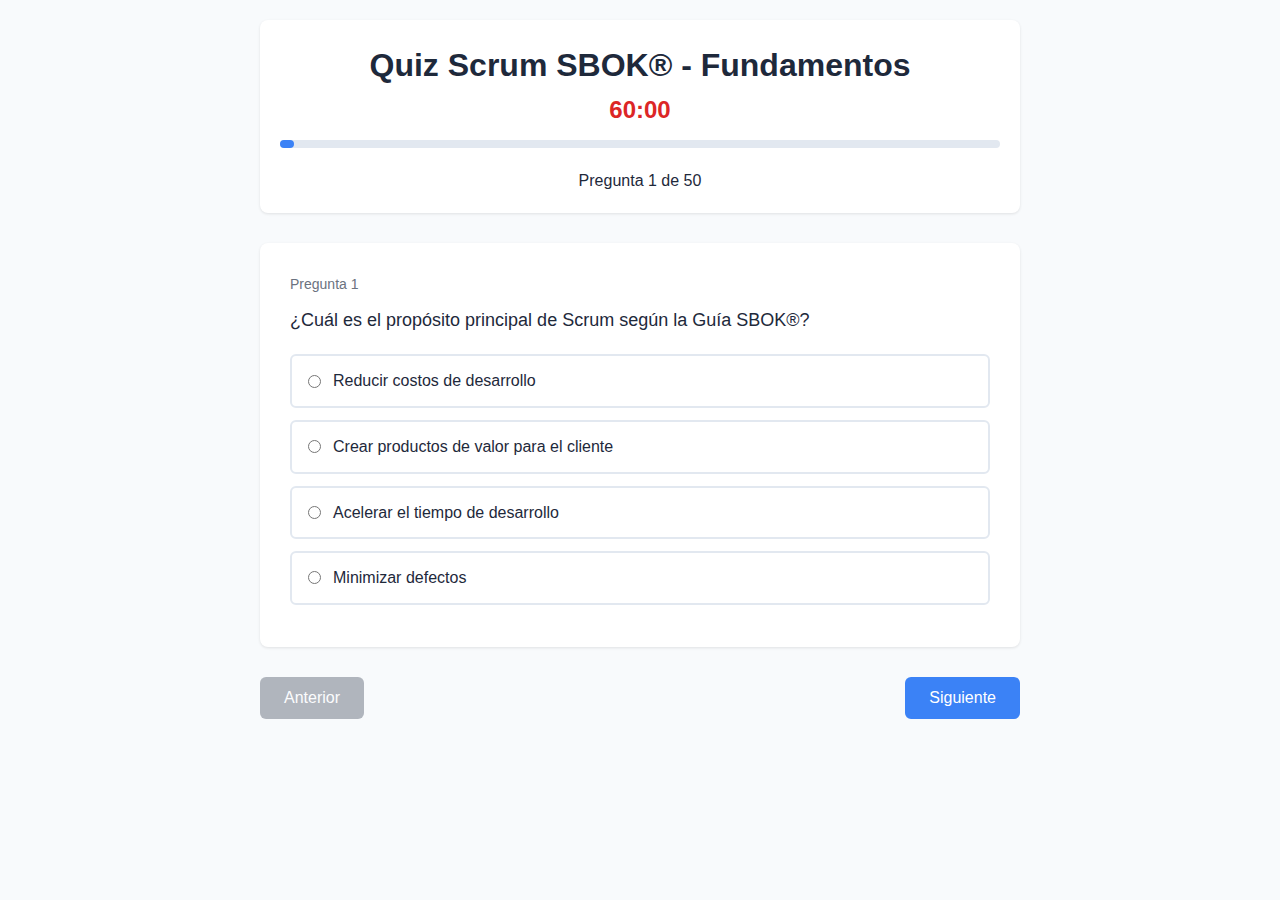
<file: index.html>
<!DOCTYPE html>
<html lang="es">
<head>
    <meta charset="UTF-8">
    <meta name="viewport" content="width=device-width, initial-scale=1.0">
    <title>Quiz Scrum SBOK® - 50 Preguntas</title>
    <style>
        * {
            margin: 0;
            padding: 0;
            box-sizing: border-box;
        }
        
        body {
            font-family: -apple-system, BlinkMacSystemFont, 'Segoe UI', Roboto, sans-serif;
            background: #f8fafc;
            color: #1e293b;
            line-height: 1.6;
        }
        
        .container {
            max-width: 800px;
            margin: 0 auto;
            padding: 20px;
        }
        
        .header {
            text-align: center;
            margin-bottom: 30px;
            padding: 20px;
            background: white;
            border-radius: 8px;
            box-shadow: 0 1px 3px rgba(0,0,0,0.1);
        }
        
        .timer {
            font-size: 24px;
            font-weight: bold;
            color: #dc2626;
            margin-bottom: 10px;
        }
        
        .progress {
            background: #e2e8f0;
            height: 8px;
            border-radius: 4px;
            margin-bottom: 20px;
        }
        
        .progress-bar {
            background: #3b82f6;
            height: 100%;
            border-radius: 4px;
            transition: width 0.3s ease;
        }
        
        .question-card {
            background: white;
            padding: 30px;
            border-radius: 8px;
            box-shadow: 0 1px 3px rgba(0,0,0,0.1);
            margin-bottom: 20px;
        }
        
        .question-number {
            color: #6b7280;
            font-size: 14px;
            margin-bottom: 10px;
        }
        
        .question-text {
            font-size: 18px;
            font-weight: 500;
            margin-bottom: 20px;
        }
        
        .options {
            list-style: none;
        }
        
        .option {
            margin-bottom: 12px;
        }
        
        .option label {
            display: flex;
            align-items: center;
            padding: 12px 16px;
            border: 2px solid #e2e8f0;
            border-radius: 6px;
            cursor: pointer;
            transition: all 0.2s ease;
        }
        
        .option label:hover {
            border-color: #3b82f6;
            background: #f1f5f9;
        }
        
        .option input[type="radio"] {
            margin-right: 12px;
        }
        
        .nav-buttons {
            display: flex;
            justify-content: space-between;
            margin-top: 30px;
        }
        
        .btn {
            padding: 12px 24px;
            border: none;
            border-radius: 6px;
            font-size: 16px;
            cursor: pointer;
            transition: all 0.2s ease;
        }
        
        .btn-primary {
            background: #3b82f6;
            color: white;
        }
        
        .btn-primary:hover {
            background: #2563eb;
        }
        
        .btn-secondary {
            background: #6b7280;
            color: white;
        }
        
        .btn-secondary:hover {
            background: #4b5563;
        }
        
        .btn:disabled {
            opacity: 0.5;
            cursor: not-allowed;
        }
        
        .results {
            background: white;
            padding: 30px;
            border-radius: 8px;
            box-shadow: 0 1px 3px rgba(0,0,0,0.1);
        }
        
        .score {
            text-align: center;
            margin-bottom: 30px;
        }
        
        .score h2 {
            font-size: 32px;
            margin-bottom: 10px;
        }
        
        .score-correct {
            color: #16a34a;
        }
        
        .score-incorrect {
            color: #dc2626;
        }
        
        .review-item {
            margin-bottom: 20px;
            padding: 20px;
            border-left: 4px solid #e2e8f0;
        }
        
        .review-item.correct {
            border-left-color: #16a34a;
            background: #f0fdf4;
        }
        
        .review-item.incorrect {
            border-left-color: #dc2626;
            background: #fef2f2;
        }
        
        .review-question {
            font-weight: 500;
            margin-bottom: 10px;
        }
        
        .review-answer {
            margin-bottom: 10px;
        }
        
        .review-explanation {
            font-size: 14px;
            color: #6b7280;
            font-style: italic;
        }
        
        .hidden {
            display: none;
        }
    </style>
</head>
<body>
    <div class="container">
        <div class="header">
            <h1>Quiz Scrum SBOK® - Fundamentos</h1>
            <div class="timer" id="timer">60:00</div>
            <div class="progress">
                <div class="progress-bar" id="progressBar"></div>
            </div>
            <div id="questionCounter">Pregunta 1 de 50</div>
        </div>
        
        <div id="quizContainer">
            <div class="question-card">
                <div class="question-number" id="questionNumber">Pregunta 1</div>
                <div class="question-text" id="questionText"></div>
                <ul class="options" id="optionsList"></ul>
            </div>
            
            <div class="nav-buttons">
                <button class="btn btn-secondary" id="prevBtn" onclick="previousQuestion()" disabled>Anterior</button>
                <button class="btn btn-primary" id="nextBtn" onclick="nextQuestion()">Siguiente</button>
            </div>
        </div>
        
        <div id="resultsContainer" class="hidden">
            <div class="results">
                <div class="score">
                    <h2 id="finalScore"></h2>
                    <p id="scoreDescription"></p>
                </div>
                <div id="reviewSection"></div>
                <button class="btn btn-primary" onclick="restartQuiz()">Reiniciar Quiz</button>
            </div>
        </div>
    </div>

    <script>
        const questions = [
            {
                question: "¿Cuál es el propósito principal de Scrum según la Guía SBOK®?",
                options: ["Reducir costos de desarrollo", "Crear productos de valor para el cliente", "Acelerar el tiempo de desarrollo", "Minimizar defectos"],
                correct: 1,
                explanation: "Scrum se centra en crear productos de valor para el cliente a través de iteraciones incrementales y colaboración."
            },
            {
                question: "¿Cuántos roles principales define Scrum?",
                options: ["2", "3", "4", "5"],
                correct: 1,
                explanation: "Scrum define tres roles principales: Product Owner, Scrum Master y Development Team."
            },
            {
                question: "¿Cuál es la duración máxima recomendada para un Sprint?",
                options: ["2 semanas", "4 semanas", "6 semanas", "8 semanas"],
                correct: 1,
                explanation: "La duración máxima recomendada para un Sprint es de 4 semanas o 1 mes."
            },
            {
                question: "¿Quién es responsable de maximizar el valor del producto?",
                options: ["Scrum Master", "Product Owner", "Development Team", "Stakeholders"],
                correct: 1,
                explanation: "El Product Owner es responsable de maximizar el valor del producto y gestionar el Product Backlog."
            },
            {
                question: "¿Cuál es el artefacto que contiene la lista ordenada de todo lo que se conoce que es necesario en el producto?",
                options: ["Sprint Backlog", "Product Backlog", "Increment", "Definition of Done"],
                correct: 1,
                explanation: "El Product Backlog es la lista ordenada de características, funciones, requisitos, mejoras y correcciones."
            },
            {
                question: "¿Cuánto tiempo puede durar máximo una Daily Scrum?",
                options: ["10 minutos", "15 minutos", "20 minutos", "30 minutos"],
                correct: 1,
                explanation: "La Daily Scrum es un evento time-boxed de 15 minutos para el Development Team."
            },
            {
                question: "¿Qué es un Increment en Scrum?",
                options: ["La suma de todos los elementos del Product Backlog completados durante un Sprint", "Una nueva versión del producto", "Un documento de especificaciones", "Una estimación de trabajo"],
                correct: 0,
                explanation: "Un Increment es la suma de todos los elementos del Product Backlog completados durante un Sprint más el valor de los incrementos de todos los Sprints anteriores."
            },
            {
                question: "¿Quién puede cancelar un Sprint?",
                options: ["Scrum Master", "Development Team", "Product Owner", "Stakeholders"],
                correct: 2,
                explanation: "Solo el Product Owner tiene la autoridad para cancelar un Sprint."
            },
            {
                question: "¿Cuál es la principal responsabilidad del Scrum Master?",
                options: ["Gestionar el equipo", "Facilitar el proceso Scrum", "Definir requisitos", "Desarrollar código"],
                correct: 1,
                explanation: "El Scrum Master facilita el proceso Scrum y ayuda a eliminar impedimentos."
            },
            {
                question: "¿Qué significa que Scrum es empírico?",
                options: ["Se basa en teorías", "Se basa en experiencia y observación", "Es predictivo", "Es planificado completamente"],
                correct: 1,
                explanation: "Scrum se basa en el empirismo, donde el conocimiento procede de la experiencia y la toma de decisiones con base en lo conocido."
            },
            {
                question: "¿Cuáles son los tres pilares del empirismo en Scrum?",
                options: ["Planning, Review, Retrospective", "Transparencia, Inspección, Adaptación", "Roles, Eventos, Artefactos", "Build, Measure, Learn"],
                correct: 1,
                explanation: "Los tres pilares del empirismo son Transparencia, Inspección y Adaptación."
            },
            {
                question: "¿Qué es la Definition of Done?",
                options: ["Lista de tareas completadas", "Entendimiento compartido de lo que significa completar trabajo", "Documentación técnica", "Plan de testing"],
                correct: 1,
                explanation: "La Definition of Done es un entendimiento compartido de lo que significa que el trabajo esté completado."
            },
            {
                question: "¿Cuándo se debe actualizar el Sprint Backlog?",
                options: ["Solo al inicio del Sprint", "Solo al final del Sprint", "Durante todo el Sprint", "Solo en la Daily Scrum"],
                correct: 2,
                explanation: "El Sprint Backlog se actualiza durante todo el Sprint conforme se aprende más sobre el trabajo necesario."
            },
            {
                question: "¿Cuál es el objetivo principal de la Sprint Review?",
                options: ["Evaluar el desempeño del equipo", "Inspeccionar el Increment y adaptar el Product Backlog", "Planificar el próximo Sprint", "Revisar impedimentos"],
                correct: 1,
                explanation: "La Sprint Review tiene como objetivo inspeccionar el Increment y adaptar el Product Backlog si es necesario."
            },
            {
                question: "¿Quién participa en la Sprint Retrospective?",
                options: ["Solo el Scrum Master", "Scrum Team", "Stakeholders", "Product Owner únicamente"],
                correct: 1,
                explanation: "La Sprint Retrospective es para el Scrum Team (Product Owner, Scrum Master y Development Team)."
            },
            {
                question: "¿Qué técnica se recomienda para estimar elementos del Product Backlog?",
                options: ["Horas exactas", "Story Points", "Días calendario", "Porcentajes"],
                correct: 1,
                explanation: "Los Story Points son una técnica común para estimar el tamaño relativo de los elementos del Product Backlog."
            },
            {
                question: "¿Cuál es el propósito de la Sprint Planning?",
                options: ["Revisar el trabajo completado", "Definir qué se puede entregar y cómo se logrará", "Identificar impedimentos", "Actualizar el Product Backlog"],
                correct: 1,
                explanation: "La Sprint Planning define qué se puede entregar en el Sprint y cómo se logrará ese trabajo."
            },
            {
                question: "¿Cuál es el tamaño recomendado para un Development Team?",
                options: ["3-5 personas", "3-9 personas", "5-11 personas", "Sin límite"],
                correct: 1,
                explanation: "El tamaño óptimo del Development Team es lo suficientemente pequeño para mantenerse ágil y lo suficientemente grande para completar trabajo significativo (3-9 personas)."
            },
            {
                question: "¿Qué característica NO es típica de un buen Product Backlog?",
                options: ["Detallado", "Emergente", "Estimado", "Priorizado"],
                correct: 0,
                explanation: "Un buen Product Backlog es Emergente, Estimado y Priorizado, pero no necesariamente detallado desde el inicio."
            },
            {
                question: "¿Qué sucede si el Development Team no puede completar todo el trabajo del Sprint Backlog?",
                options: ["Se extiende el Sprint", "Se negocia con el Product Owner", "Se cancela el Sprint", "Se trabaja horas extra"],
                correct: 1,
                explanation: "Si no se puede completar todo el trabajo, el Development Team negocia con el Product Owner sobre el alcance."
            },
            {
                question: "¿Cuál es la diferencia principal entre Product Backlog y Sprint Backlog?",
                options: [
                    "No hay diferencia",
                    "El Sprint Backlog es más detallado",
                    "El Product Backlog es para un Sprint específico",
                    "El Sprint Backlog incluye elementos seleccionados del Product Backlog y un plan de entrega"
                ],
                correct: 3,
                explanation: "El Sprint Backlog incluye los elementos seleccionados del Product Backlog para ese Sprint más un plan detallado para entregar el Increment."
            },
            {
                question: "¿Qué rol es responsable de remover impedimentos?",
                options: ["Product Owner", "Development Team", "Scrum Master", "Stakeholders"],
                correct: 2,
                explanation: "El Scrum Master es responsable de ayudar a remover impedimentos que afecten al Development Team."
            },
            {
                question: "¿Cuándo se considera 'Done' un elemento del Product Backlog?",
                options: ["Cuando el código está escrito", "Cuando pasa las pruebas", "Cuando cumple la Definition of Done", "Cuando el Product Owner lo acepta"],
                correct: 2,
                explanation: "Un elemento se considera 'Done' cuando cumple con la Definition of Done definida por el equipo."
            },
            {
                question: "¿Qué es velocity en Scrum?",
                options: ["Rapidez del equipo", "Cantidad de work completado por Sprint", "Tiempo entre Sprints", "Número de bugs encontrados"],
                correct: 1,
                explanation: "Velocity es una medida de la cantidad de trabajo que un Development Team puede completar durante un Sprint."
            },
            {
                question: "¿Cuál es el propósito principal de la Daily Scrum?",
                options: ["Reportar progreso al management", "Sincronizar actividades y crear un plan para 24 horas", "Resolver problemas técnicos", "Actualizar documentación"],
                correct: 1,
                explanation: "La Daily Scrum sincroniza las actividades del Development Team y crea un plan para las siguientes 24 horas."
            },
            {
                question: "¿Qué artefacto es inspeccionado en la Sprint Review?",
                options: ["Product Backlog", "Sprint Backlog", "Increment", "Definition of Done"],
                correct: 2,
                explanation: "En la Sprint Review se inspecciona el Increment creado durante el Sprint."
            },
            {
                question: "¿Cuál es la duración máxima de la Sprint Planning para un Sprint de 4 semanas?",
                options: ["4 horas", "6 horas", "8 horas", "12 horas"],
                correct: 2,
                explanation: "La Sprint Planning está time-boxed a un máximo de 8 horas para un Sprint de un mes."
            },
            {
                question: "¿Qué significa 'auto-organizado' en el contexto del Development Team?",
                options: ["No necesita management", "Elige cómo hacer su trabajo", "No sigue procesos", "Trabaja independientemente"],
                correct: 1,
                explanation: "Un equipo auto-organizado elige cómo realizar mejor su trabajo, en lugar de ser dirigido por otros fuera del equipo."
            },
            {
                question: "¿Cuál es el resultado esperado de una Sprint Retrospective?",
                options: ["Lista de bugs", "Plan de mejora", "Nuevo Product Backlog", "Estimaciones actualizadas"],
                correct: 1,
                explanation: "La Sprint Retrospective debe resultar en un plan de mejora para el próximo Sprint."
            },
            {
                question: "¿Qué principio de Scrum enfatiza la entrega de valor de forma temprana y frecuente?",
                options: [
                    "Empirismo",
                    "Incremento",
                    "Iteración",
                    "Colaboración"
                ],
                correct: 2,
                explanation: "El principio de Iteración permite entregar valor al cliente de forma temprana y frecuente mediante ciclos cortos e incrementales."
            },
            {
                question: "¿Quién decide el orden de los elementos en el Product Backlog?",
                options: ["Scrum Master", "Development Team", "Product Owner", "Stakeholders"],
                correct: 2,
                explanation: "El Product Owner es responsable de ordenar los elementos en el Product Backlog."
            },
            {
                question: "¿Cuál es la diferencia entre Sprint Review y Sprint Retrospective?",
                options: ["No hay diferencia", "Review inspecciona el producto, Retrospective el proceso", "Review es interna, Retrospective es externa", "Review es opcional, Retrospective es obligatoria"],
                correct: 1,
                explanation: "La Sprint Review inspecciona el Increment del producto, mientras que la Sprint Retrospective inspecciona el proceso del equipo."
            },
            {
                question: "¿Qué característica debe tener un elemento del Product Backlog para estar 'Ready'?",
                options: ["Estimado únicamente", "Suficientemente detallado para ser desarrollado en un Sprint", "Aprobado por stakeholders", "Documentado completamente"],
                correct: 1,
                explanation: "Un elemento está 'Ready' cuando está suficientemente detallado para que el Development Team pueda completarlo en un Sprint."
            },
            {
                question: "¿Cuál es el beneficio principal de tener Sprints de duración fija?",
                options: ["Facilita la planificación", "Establece ritmo y predictibilidad", "Reduce costos", "Mejora la calidad"],
                correct: 1,
                explanation: "Los Sprints de duración fija establecen un ritmo y predictibilidad que facilita la inspección y adaptación."
            },
            {
                question: "¿Qué debe hacer el Development Team si descubre que necesita más trabajo del estimado originalmente?",
                options: ["Trabajar horas extra", "Extender el Sprint", "Negociar el alcance con Product Owner", "Posponer para el próximo Sprint"],
                correct: 2,
                explanation: "El Development Team debe negociar el alcance con el Product Owner si descubre que necesita más trabajo."
            },
            {
                question: "¿Cuál es el propósito de las estimaciones en Scrum?",
                options: ["Comprometer fechas de entrega", "Facilitar la planificación y toma de decisiones", "Evaluar performance del equipo", "Calcular costos exactos"],
                correct: 1,
                explanation: "Las estimaciones facilitan la planificación y toma de decisiones, no son compromisos firmes."
            },
            {
                question: "¿Qué evento de Scrum no está time-boxed?",
                options: ["Sprint Planning", "Daily Scrum", "Sprint Review", "Ninguno - todos están time-boxed"],
                correct: 3,
                explanation: "Todos los eventos de Scrum están time-boxed para asegurar eficiencia y enfoque."
            },
            {
                question: "¿Cuál es la responsabilidad del Product Owner durante el Sprint?",
                options: ["Dirigir el Development Team", "Estar disponible para aclaraciones", "Escribir código", "Hacer testing"],
                correct: 1,
                explanation: "El Product Owner debe estar disponible para aclarar dudas sobre los elementos del Product Backlog durante el Sprint."
            },
            {
                question: "¿Qué significa 'cross-functional' en el contexto del Development Team?",
                options: ["Todos saben hacer todo", "El equipo tiene todas las habilidades necesarias", "Trabajan en múltiples proyectos", "Reportan a múltiples managers"],
                correct: 1,
                explanation: "Un equipo cross-functional tiene todas las habilidades necesarias para crear el Increment del producto."
            },
            {
                question: "¿Cuándo puede modificarse la composición del Development Team?",
                options: ["Solo entre Sprints", "En cualquier momento", "Solo con aprobación del Product Owner", "Solo al inicio del proyecto"],
                correct: 0,
                explanation: "La composición del Development Team debe modificarse solo entre Sprints para minimizar disrupciones."
            },
            {
                question: "¿Qué sucede si surge trabajo no planificado durante el Sprint?",
                options: ["Se debe completar obligatoriamente", "Se agrega al Product Backlog", "Se ignora hasta el próximo Sprint", "Se cancela el Sprint"],
                correct: 1,
                explanation: "El trabajo no planificado que surge durante el Sprint se agrega al Product Backlog para consideración futura."
            },
            {
                question: "¿Cuál es la principal diferencia entre Scrum y metodologías tradicionales?",
                options: ["Scrum es más rápido", "Scrum es empírico vs predictivo", "Scrum no requiere documentación", "Scrum es solo para software"],
                correct: 1,
                explanation: "Scrum es empírico (basado en experiencia) mientras que las metodologías tradicionales son predictivas (basadas en planes detallados)."
            },
            {
                question: "¿Qué información debe contener un elemento del Product Backlog?",
                options: ["Solo descripción", "Descripción, valor y estimación", "Solo criterios de aceptación", "Descripción técnica detallada"],
                correct: 1,
                explanation: "Un elemento del Product Backlog debe contener descripción, valor de negocio y estimación."
            },
            {
                question: "¿Cuál es el rol del Scrum Master en la Daily Scrum?",
                options: ["Facilitar la reunión", "Asegurar que el Development Team la realice", "Tomar notas", "Resolver impedimentos inmediatamente"],
                correct: 1,
                explanation: "El Scrum Master asegura que el Development Team realice la Daily Scrum, pero el equipo es responsable de dirigirla."
            },
            {
                question: "¿Qué criterio determina cuándo termina un Sprint?",
                options: ["Cuando se completa todo el trabajo", "Cuando se agota el time-box", "Cuando el Product Owner está satisfecho", "Cuando no hay más impedimentos"],
                correct: 1,
                explanation: "Un Sprint termina cuando se agota su time-box, independientemente del trabajo completado."
            },
            {
                question: "¿Cuál es el propósito de mantener un Product Backlog refinado?",
                options: ["Cumplir con documentación", "Facilitar Sprint Planning eficientes", "Impresionar stakeholders", "Reducir el número de Sprints"],
                correct: 1,
                explanation: "Un Product Backlog refinado facilita Sprint Planning más eficientes y efectivas."
            },
            {
                question: "¿Qué debe hacer el Scrum Master si el Product Owner no está cumpliendo su rol efectivamente?",
                options: ["Reemplazarlo", "Coaching y educación", "Reportar a management", "Ignorar la situación"],
                correct: 1,
                explanation: "El Scrum Master debe proporcionar coaching y educación para ayudar al Product Owner a cumplir su rol efectivamente."
            },
            {
                question: "¿Cuál es la diferencia entre 'Done' y 'Accepted' en Scrum?",
                options: [
                    "No hay diferencia",
                    "'Done' es técnico, 'Accepted' es de negocio",
                    "Son sinónimos en Scrum",
                    "'Done' incluye criterios de aceptación definidos y puede implicar aceptación del Product Owner"
                ],
                correct: 3,
                explanation: "En Scrum, 'Done' incluye el cumplimiento de todos los criterios técnicos y funcionales. En muchos casos también implica aceptación por parte del Product Owner, pero 'Accepted' puede depender de acuerdos organizacionales."
            },
            {
                question: "¿Qué aspecto de Scrum ayuda más a reducir el riesgo del proyecto?",
                options: ["Daily Scrums", "Sprints cortos con entregas frecuentes", "Roles definidos", "Artefactos claros"],
                correct: 1,
                explanation: "Los Sprints cortos con entregas frecuentes permiten inspección y adaptación temprana, reduciendo significativamente el riesgo."
            },
            {
                question: "¿Cuál es el indicador más importante del éxito de un equipo Scrum?",
                options: ["Velocity estable", "Pocas horas extra", "Valor entregado al cliente", "Cumplimiento de estimaciones"],
                correct: 2,
                explanation: "El indicador más importante del éxito es el valor real entregado al cliente y usuarios finales."
            }
        ];

        let currentQuestion = 0;
        let userAnswers = [];
        let timeRemaining = 3600; // 60 minutes in seconds
        let timerInterval;
        let quizCompleted = false;

        function initializeQuiz() {
            displayQuestion();
            startTimer();
            updateProgress();
        }

        function startTimer() {
            timerInterval = setInterval(() => {
                timeRemaining--;
                updateTimerDisplay();
                
                if (timeRemaining <= 0) {
                    finishQuiz();
                }
            }, 1000);
        }

        function updateTimerDisplay() {
            const minutes = Math.floor(timeRemaining / 60);
            const seconds = timeRemaining % 60;
            document.getElementById('timer').textContent = 
                `${minutes.toString().padStart(2, '0')}:${seconds.toString().padStart(2, '0')}`;
        }

        function displayQuestion() {
            const question = questions[currentQuestion];
            document.getElementById('questionNumber').textContent = `Pregunta ${currentQuestion + 1}`;
            document.getElementById('questionText').textContent = question.question;
            document.getElementById('questionCounter').textContent = `Pregunta ${currentQuestion + 1} de ${questions.length}`;
            
            const optionsList = document.getElementById('optionsList');
            optionsList.innerHTML = '';
            
            question.options.forEach((option, index) => {
                const li = document.createElement('li');
                li.className = 'option';
                li.innerHTML = `
                    <label>
                        <input type="radio" name="answer" value="${index}" ${userAnswers[currentQuestion] === index ? 'checked' : ''}>
                        ${option}
                    </label>
                `;
                optionsList.appendChild(li);
            });
            
            // Update navigation buttons
            document.getElementById('prevBtn').disabled = currentQuestion === 0;
            document.getElementById('nextBtn').textContent = currentQuestion === questions.length - 1 ? 'Finalizar' : 'Siguiente';
            
            updateProgress();
        }

        function updateProgress() {
            const progress = ((currentQuestion + 1) / questions.length) * 100;
            document.getElementById('progressBar').style.width = progress + '%';
        }

        function saveCurrentAnswer() {
            const selectedOption = document.querySelector('input[name="answer"]:checked');
            if (selectedOption) {
                userAnswers[currentQuestion] = parseInt(selectedOption.value);
            }
        }

        function nextQuestion() {
            saveCurrentAnswer();
            
            if (currentQuestion < questions.length - 1) {
                currentQuestion++;
                displayQuestion();
            } else {
                finishQuiz();
            }
        }

        function previousQuestion() {
            saveCurrentAnswer();
            
            if (currentQuestion > 0) {
                currentQuestion--;
                displayQuestion();
            }
        }

        function finishQuiz() {
            if (quizCompleted) return;
            
            quizCompleted = true;
            clearInterval(timerInterval);
            saveCurrentAnswer();
            showResults();
        }

        function showResults() {
            document.getElementById('quizContainer').classList.add('hidden');
            document.getElementById('resultsContainer').classList.remove('hidden');
            
            let correctAnswers = 0;
            const reviewSection = document.getElementById('reviewSection');
            reviewSection.innerHTML = '<h3>Revisión de Respuestas:</h3>';
            
            questions.forEach((question, index) => {
                const userAnswer = userAnswers[index];
                const isCorrect = userAnswer === question.correct;
                if (isCorrect) correctAnswers++;
                
                const reviewItem = document.createElement('div');
                reviewItem.className = `review-item ${isCorrect ? 'correct' : 'incorrect'}`;
                
                reviewItem.innerHTML = `
                    <div class="review-question">${index + 1}. ${question.question}</div>
                    <div class="review-answer">
                        <strong>Tu respuesta:</strong> ${userAnswer !== undefined ? question.options[userAnswer] : 'Sin responder'} 
                        ${isCorrect ? '✓' : '✗'}
                    </div>
                    <div class="review-answer">
                        <strong>Respuesta correcta:</strong> ${question.options[question.correct]}
                    </div>
                    <div class="review-explanation">${question.explanation}</div>
                `;
                
                reviewSection.appendChild(reviewItem);
            });
            
            const percentage = Math.round((correctAnswers / questions.length) * 100);
            document.getElementById('finalScore').innerHTML = `
                <span class="score-correct">${correctAnswers}</span> / 
                <span class="score-incorrect">${questions.length}</span> 
                (${percentage}%)
            `;
            
            let scoreDescription = '';
            if (percentage >= 85) {
                scoreDescription = '¡Excelente! Tienes un dominio sólido de los fundamentos de Scrum.';
            } else if (percentage >= 70) {
                scoreDescription = 'Buen trabajo. Conoces bien Scrum, pero hay algunas áreas para mejorar.';
            } else if (percentage >= 50) {
                scoreDescription = 'Conocimiento básico. Te recomendamos revisar la Guía SBOK® más detalladamente.';
            } else {
                scoreDescription = 'Necesitas estudiar más los fundamentos de Scrum. Revisa la Guía SBOK® y practica más.';
            }
            
            document.getElementById('scoreDescription').textContent = scoreDescription;
        }

        function restartQuiz() {
            currentQuestion = 0;
            userAnswers = [];
            timeRemaining = 3600;
            quizCompleted = false;
            
            document.getElementById('quizContainer').classList.remove('hidden');
            document.getElementById('resultsContainer').classList.add('hidden');
            
            initializeQuiz();
        }

        // Initialize quiz when page loads
        window.addEventListener('load', initializeQuiz);
    </script>
</body>
</html>
</file>
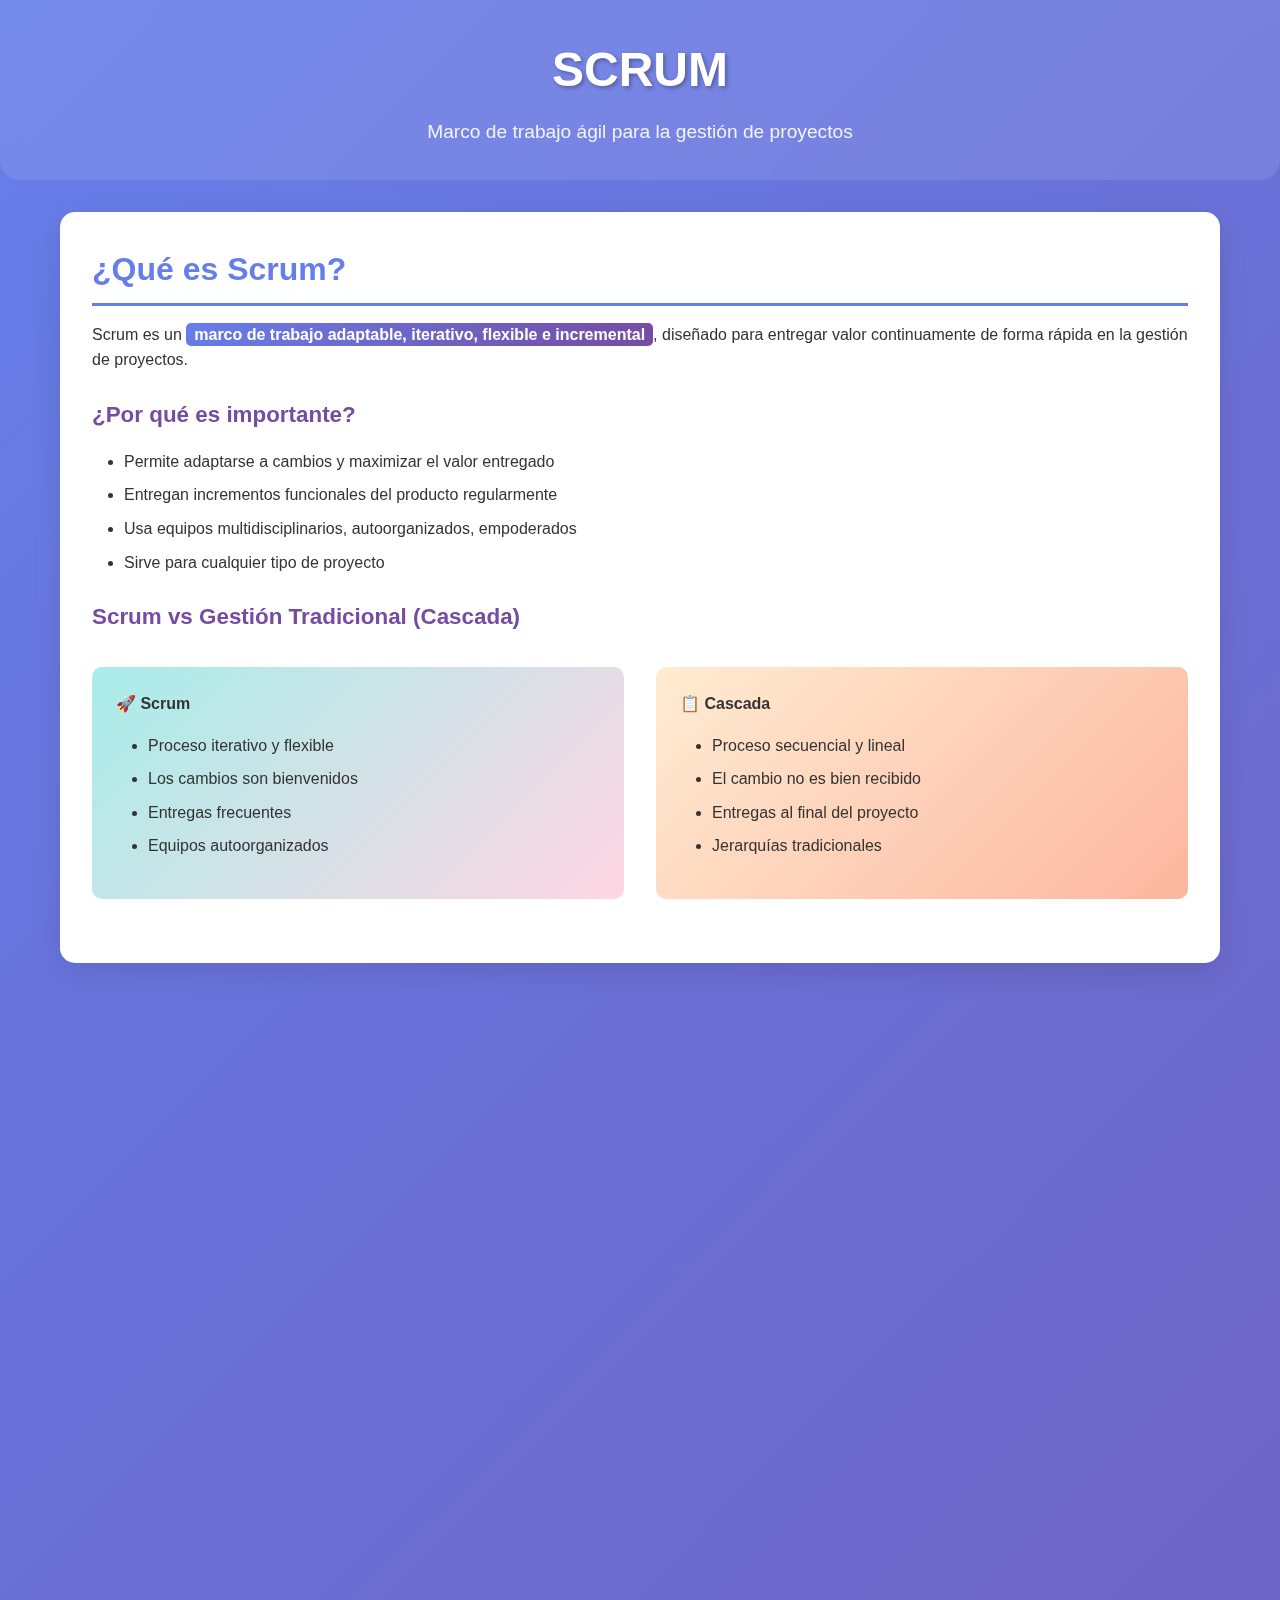
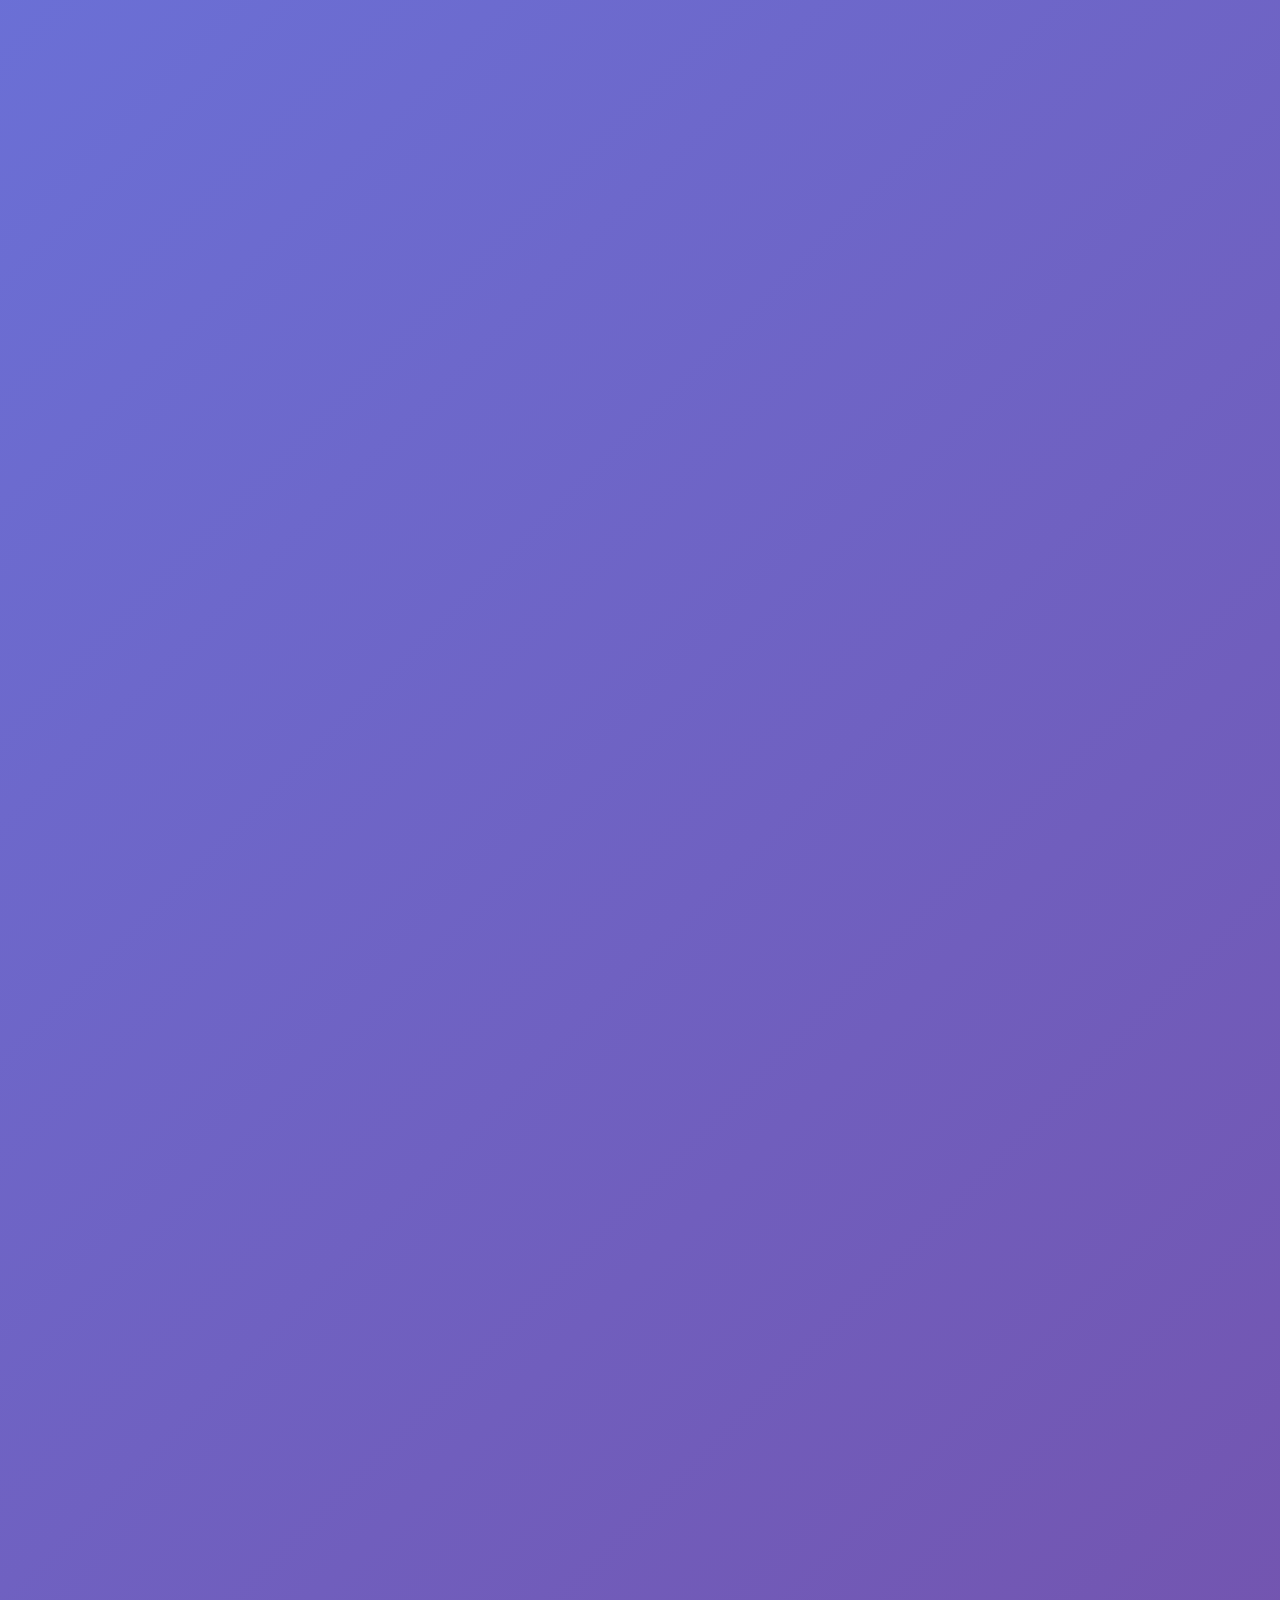
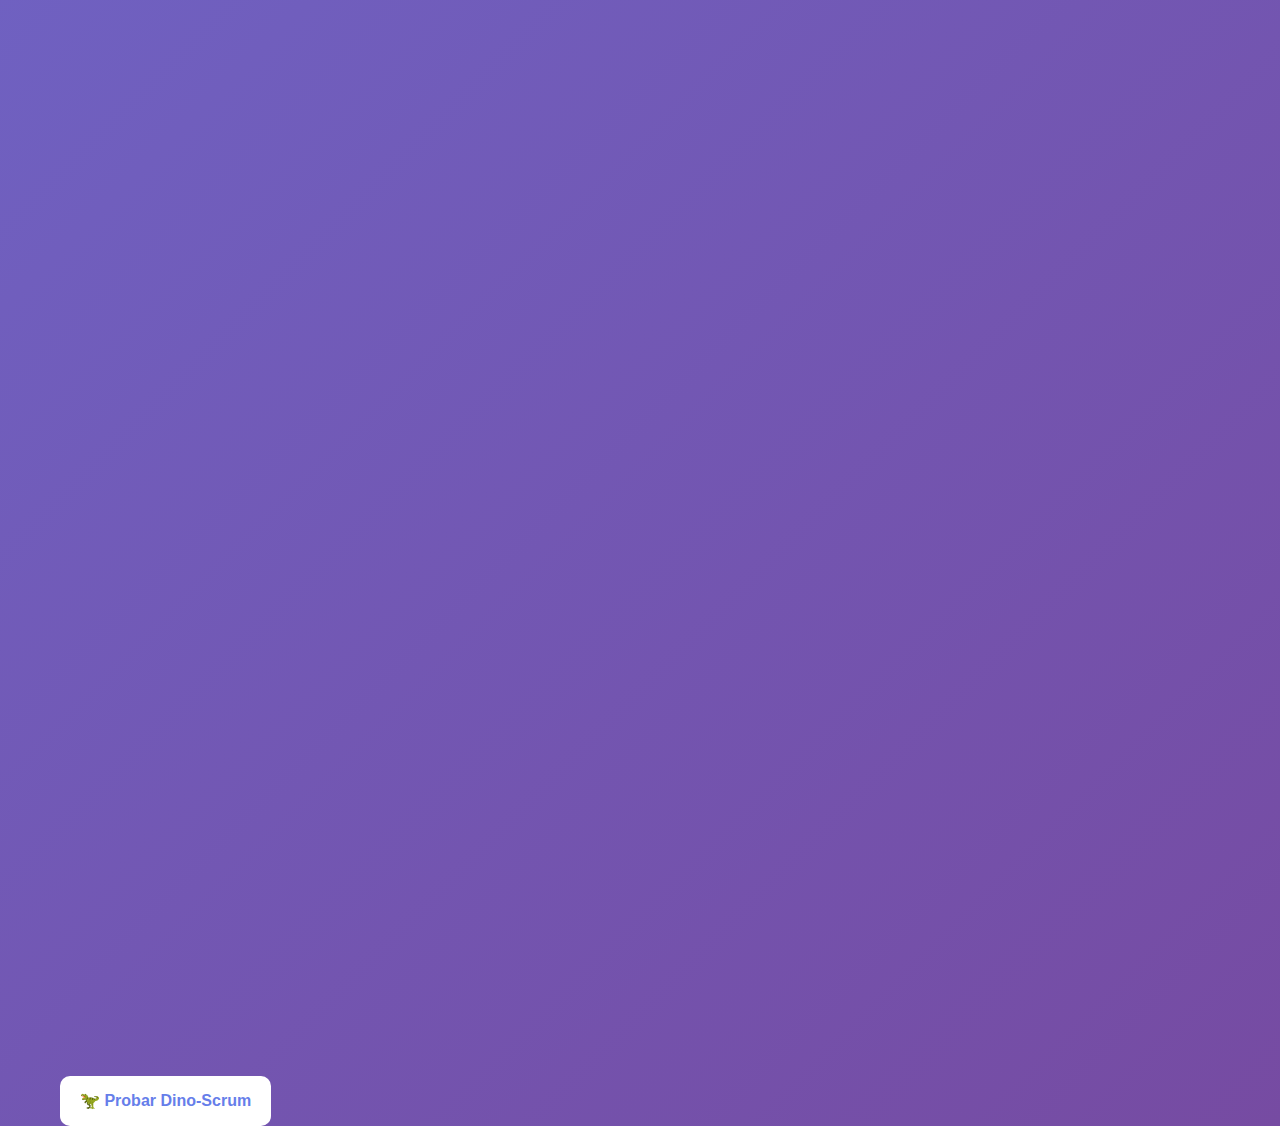
<file: SCRUM/index.html>
<!DOCTYPE html>
<html lang="es">
<head>
    <meta charset="UTF-8">
    <meta name="viewport" content="width=device-width, initial-scale=1.0">
    <title>Scrum - Marco de Trabajo Ágil</title>
    <link rel="stylesheet" href="style.css">

</head>
<body>
    <header>
        <div class="container">
            <h1>SCRUM</h1>
            <p class="subtitle">Marco de trabajo ágil para la gestión de proyectos</p>
        </div>
    </header>

    <div class="container">
        <div class="section">
            <h2>¿Qué es Scrum?</h2>
            <p>Scrum es un <span class="highlight">marco de trabajo adaptable, iterativo, flexible e incremental</span>, diseñado para entregar valor continuamente de forma rápida en la gestión de proyectos.</p>
            
            <h3>¿Por qué es importante?</h3>
            <ul>
                <li>Permite adaptarse a cambios y maximizar el valor entregado</li>
                <li>Entregan incrementos funcionales del producto regularmente</li>
                <li>Usa equipos multidisciplinarios, autoorganizados, empoderados</li>
                <li>Sirve para cualquier tipo de proyecto</li>
            </ul>

            <h3>Scrum vs Gestión Tradicional (Cascada)</h3>
            <div class="comparison">
                <div class="comparison-item scrum-side">
                    <h4>🚀 Scrum</h4>
                    <ul>
                        <li>Proceso iterativo y flexible</li>
                        <li>Los cambios son bienvenidos</li>
                        <li>Entregas frecuentes</li>
                        <li>Equipos autoorganizados</li>
                    </ul>
                </div>
                <div class="comparison-item traditional-side">
                    <h4>📋 Cascada</h4>
                    <ul>
                        <li>Proceso secuencial y lineal</li>
                        <li>El cambio no es bien recibido</li>
                        <li>Entregas al final del proyecto</li>
                        <li>Jerarquías tradicionales</li>
                    </ul>
                </div>
            </div>
        </div>

        <div class="section">
            <h2>Los 3 Pilares de Scrum</h2>
            <div class="pillars">
                <div class="pillar">
                    <h4>🔍 Transparencia</h4>
                    <p>Todos los aspectos del proceso deben ser visibles para los responsables del resultado</p>
                </div>
                <div class="pillar">
                    <h4>🔎 Inspección</h4>
                    <p>Los usuarios de Scrum deben inspeccionar frecuentemente los artefactos y el progreso</p>
                </div>
                <div class="pillar">
                    <h4>🔄 Adaptación</h4>
                    <p>Si un inspector determina que uno o más aspectos de un proceso se desvían, debe ajustarse</p>
                </div>
            </div>
        </div>

        <div class="section">
            <h2>6 Principios Fundamentales de Scrum</h2>
            <div class="principles-grid">
                <div class="principle">
                    <h4>1. Control de Proceso Empírico</h4>
                    <p>Basado en transparencia, inspección y adaptación</p>
                </div>
                <div class="principle">
                    <h4>2. Autoorganización</h4>
                    <p>Equipos sin jerarquías, con responsabilidad individual</p>
                </div>
                <div class="principle">
                    <h4>3. Colaboración</h4>
                    <p>Trabajo conjunto entre equipo, cliente e interesados</p>
                </div>
                <div class="principle">
                    <h4>4. Priorización Basada en Valor</h4>
                    <p>Entregar el más alto valor primero, definido por el cliente</p>
                </div>
                <div class="principle">
                    <h4>5. Time-boxing</h4>
                    <p>Límites de tiempo fijos para todas las actividades</p>
                </div>
                <div class="principle">
                    <h4>6. Desarrollo Iterativo</h4>
                    <p>Progreso en ciclos cortos para adaptarse a cambios</p>
                </div>
            </div>
        </div>

        <div class="section">
            <h2>Roles en Scrum</h2>
            
            <h3>Roles Principales</h3>
            <div class="roles-container">
                <div class="role">
                    <h4>👤 Product Owner</h4>
                    <p>Voz del cliente, define las características del producto</p>
                </div>
                <div class="role">
                    <h4>🎯 Scrum Master</h4>
                    <p>Líder de apoyo, crea el ambiente adecuado</p>
                </div>
                <div class="role">
                    <h4>👥 Equipo Scrum</h4>
                    <p>6-10 personas, autoorganizados, sin jerarquías</p>
                </div>
            </div>

            <button class="interactive-button" onclick="toggleContent('secondary-roles')">
                Ver Roles Secundarios
            </button>
            <div id="secondary-roles" class="hidden-content">
                <ul>
                    <li><strong>Stakeholders:</strong> inversores, usuarios, clientes, patrocinadores</li>
                    <li><strong>Servicios de apoyo:</strong> logística, capacitación</li>
                    <li><strong>Proveedores:</strong> servicios externos</li>
                    <li><strong>Scrum Guidance Body:</strong> guía consultiva</li>
                </ul>
            </div>
        </div>

        <div class="section">
            <h2>5 Fases de Scrum</h2>
            <div class="phases">
                <div class="phase" onclick="showPhase('inicio')">1. Inicio</div>
                <div class="phase" onclick="showPhase('planificacion')">2. Planificación</div>
                <div class="phase" onclick="showPhase('implementacion')">3. Implementación</div>
                <div class="phase" onclick="showPhase('revision')">4. Revisión</div>
                <div class="phase" onclick="showPhase('liberacion')">5. Liberación</div>
            </div>

            <div id="phase-details">
                <p>Haz clic en una fase para ver sus procesos</p>
            </div>
        </div>

        <div class="section">
            <h2>Eventos (Ceremonias) Scrum</h2>
            <div class="events-list">
                <div class="event">
                    <h4>🎯 Sprint Planning</h4>
                    <p>Se planifica qué se va a hacer en el sprint</p>
                </div>
                <div class="event">
                    <h4>☀️ Daily Scrum</h4>
                    <p>Reunión diaria breve para sincronizar al equipo</p>
                </div>
                <div class="event">
                    <h4>📋 Sprint Review</h4>
                    <p>Se muestra lo que se hizo al cliente o interesados</p>
                </div>
                <div class="event">
                    <h4>🔄 Sprint Retrospective</h4>
                    <p>El equipo reflexiona cómo mejorar para el próximo sprint</p>
                </div>
            </div>

            <button class="interactive-button" onclick="toggleContent('other-events')">
                Ver Otros Eventos
            </button>
            <div id="other-events" class="hidden-content">
                <ul>
                    <li>Reunión de la visión del proyecto</li>
                    <li>Reuniones con grupos de usuarios</li>
                    <li>Reuniones de planificación de la liberación</li>
                    <li>Reuniones de revisión del backlog priorizado</li>
                    <li>Reunión de retrospectiva de la liberación</li>
                </ul>
            </div>
        </div>

        <div class="section">
            <h2>Gestión de Aspectos Clave</h2>
            
            <h3>🎯 Calidad</h3>
            <ul>
                <li>Cumplir criterios de aceptación definidos</li>
                <li>Garantizar que cada entrega tenga calidad</li>
                <li>Control y mejora continua</li>
            </ul>

            <h3>⚠️ Gestión de Riesgos</h3>
            <ol>
                <li><strong>Identificar</strong> los riesgos potenciales</li>
                <li><strong>Evaluar</strong> probabilidad, impacto y proximidad</li>
                <li><strong>Priorizar</strong> por impacto y probabilidad</li>
                <li><strong>Mitigar</strong> con respuestas proactivas o reactivas</li>
                <li><strong>Comunicar</strong> a interesados y equipo</li>
            </ol>

            <h3>🔄 Gestión del Cambio</h3>
            <p>Scrum está diseñado para aceptar y gestionar cambios mediante un proceso diligente que combina <span class="highlight">cautela + agilidad</span> y <span class="highlight">flexibilidad + estabilidad</span>.</p>
        </div>

        <div class="section">
            <h2>Ventajas de Usar Scrum</h2>
            <div class="advantages">
                <div class="advantage">
                    🔄 Flexibilidad ante cambios
                </div>
                <div class="advantage">
                    💬 Mejor comunicación
                </div>
                <div class="advantage">
                    🚀 Entregas frecuentes
                </div>
                <div class="advantage">
                    📈 Mejora continua
                </div>
            </div>
        </div>  
        <a href="dino-scrum/dino.html" class="btn-dino">🦖 Probar Dino-Scrum</a>       
    </div>

    <script src="script.js"></script>
</body>
</html>
</file>
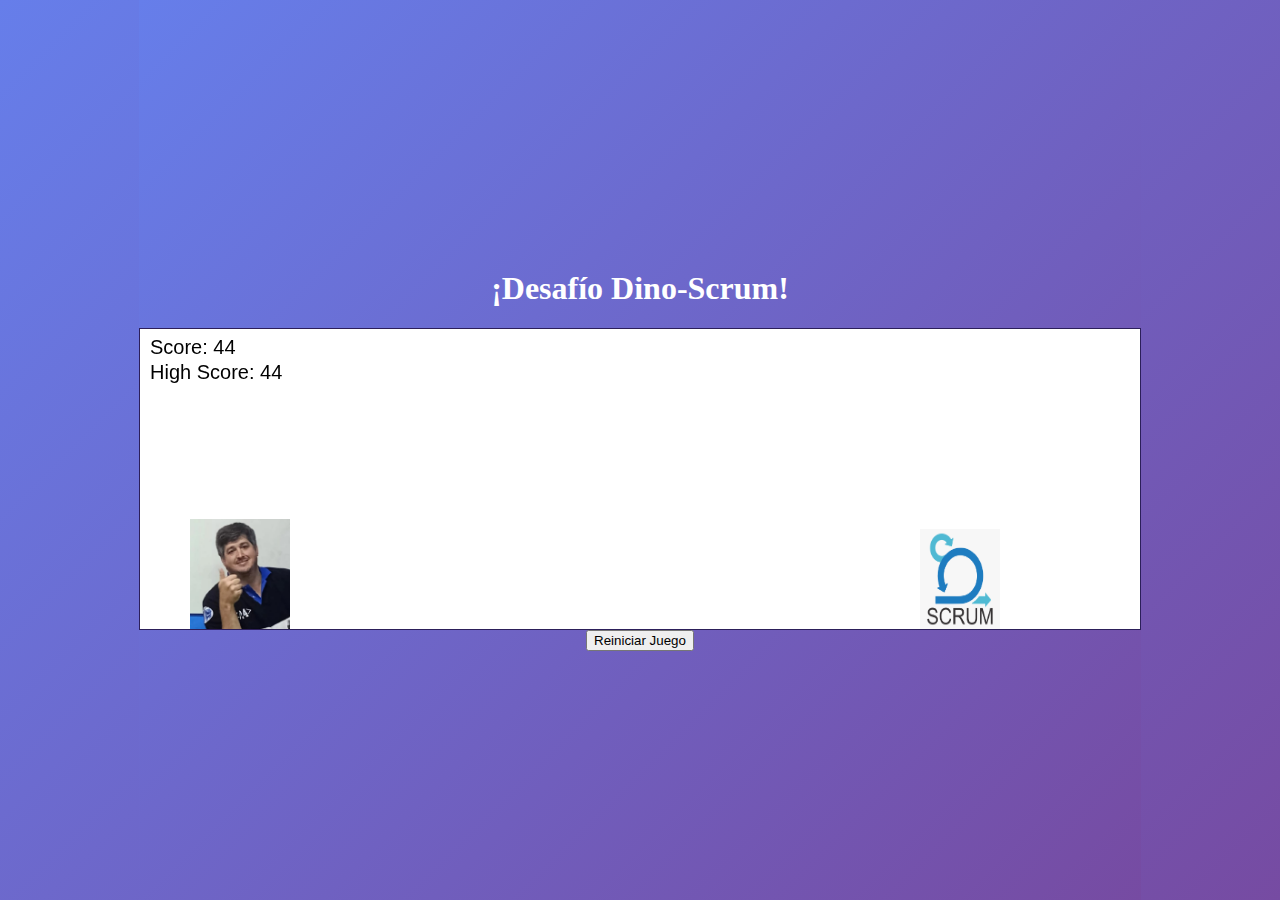
<file: dino-scrum/dino.html>
<!doctype html>
<html>
<head>
  <meta charset="utf-8">
  <meta name="viewport" content="width=device-width, initial-scale=1">
  <title>Juego del Dinosaurio con Scrum</title>
  <link rel="stylesheet" href="dino.css">
</head>
<body>
    <h1>¡Desafío Dino-Scrum!</h1>
    <canvas id="gameCanvas" width="1000" height="300"></canvas>
  
    <div id="questionBox">
      <p id="questionText"></p>
      <button class="option" onclick="checkAnswer(this)"></button>
      <button class="option" onclick="checkAnswer(this)"></button>
      <button class="option" onclick="checkAnswer(this)"></button>
      <button class="option" onclick="checkAnswer(this)"></button>
    </div>
  
    <button id="restartBtn" style="display:none;">Reiniciar</button>
    <button id="manualRestartBtn">Reiniciar Juego</button>

  <script src="dino.js"></script>
</body>
</html>
</file>
<file: SCRUM/style.css>
* {
  margin: 0;
  padding: 0;
  box-sizing: border-box;
}

body {
  font-family: 'Arial', sans-serif;
  line-height: 1.6;
  color: #333;
  background: linear-gradient(135deg, #667eea 0%, #764ba2 100%);
  min-height: 100vh;
}

.container {
  max-width: 1200px;
  margin: 0 auto;
  padding: 0 20px;
}

header {
  background: rgba(255, 255, 255, 0.1);
  backdrop-filter: blur(10px);
  padding: 2rem 0;
  text-align: center;
  margin-bottom: 2rem;
  border-radius: 0 0 20px 20px;
}

h1 {
  color: white;
  font-size: 3rem;
  margin-bottom: 0.5rem;
  text-shadow: 2px 2px 4px rgba(0,0,0,0.3);
}

.subtitle {
  color: rgba(255, 255, 255, 0.9);
  font-size: 1.2rem;
  font-weight: 300;
}

.section {
  background: white;
  margin: 2rem 0;
  padding: 2rem;
  border-radius: 15px;
  box-shadow: 0 10px 30px rgba(0,0,0,0.1);
  opacity: 0;
  transform: translateY(20px);
  animation: fadeInUp 0.6s ease forwards;
}

.section:nth-child(even) {
  animation-delay: 0.1s;
}

.section:nth-child(odd) {
  animation-delay: 0.2s;
}

@keyframes fadeInUp {
  to {
      opacity: 1;
      transform: translateY(0);
  }
}

h2 {
  color: #667eea;
  font-size: 2rem;
  margin-bottom: 1rem;
  border-bottom: 3px solid #667eea;
  padding-bottom: 0.5rem;
}

h3 {
  color: #764ba2;
  font-size: 1.4rem;
  margin: 1.5rem 0 1rem 0;
}

.pillars {
  display: grid;
  grid-template-columns: repeat(auto-fit, minmax(250px, 1fr));
  gap: 1.5rem;
  margin: 2rem 0;
}

.pillar {
  background: linear-gradient(135deg, #667eea, #764ba2);
  color: white;
  padding: 2rem;
  border-radius: 10px;
  text-align: center;
  transform: translateY(0);
  transition: transform 0.3s ease, box-shadow 0.3s ease;
}

.pillar:hover {
  transform: translateY(-5px);
  box-shadow: 0 15px 40px rgba(102, 126, 234, 0.3);
}

.pillar h4 {
  font-size: 1.3rem;
  margin-bottom: 1rem;
}

.principles-grid {
  display: grid;
  grid-template-columns: repeat(auto-fit, minmax(300px, 1fr));
  gap: 1.5rem;
  margin: 2rem 0;
}

.principle {
  background: #f8f9ff;
  padding: 1.5rem;
  border-radius: 10px;
  border-left: 4px solid #667eea;
  transition: transform 0.3s ease;
}

.principle:hover {
  transform: translateX(5px);
  box-shadow: 0 5px 15px rgba(0,0,0,0.1);
}

.roles-container {
  display: grid;
  grid-template-columns: repeat(auto-fit, minmax(250px, 1fr));
  gap: 1.5rem;
  margin: 2rem 0;
}

.role {
  background: linear-gradient(135deg, #ff9a9e, #fecfef);
  padding: 1.5rem;
  border-radius: 10px;
  text-align: center;
  color: #333;
}

.role h4 {
  color: #764ba2;
  margin-bottom: 1rem;
}

.phases {
  display: flex;
  flex-wrap: wrap;
  justify-content: center;
  gap: 1rem;
  margin: 2rem 0;
}

.phase {
  background: #667eea;
  color: white;
  padding: 1rem 2rem;
  border-radius: 25px;
  font-weight: bold;
  transition: background 0.3s ease;
  cursor: pointer;
}

.phase:hover {
  background: #764ba2;
  transform: scale(1.05);
}

.events-list {
  display: grid;
  grid-template-columns: repeat(auto-fit, minmax(280px, 1fr));
  gap: 1rem;
  margin: 2rem 0;
}

.event {
  background: linear-gradient(135deg, #ffecd2, #fcb69f);
  padding: 1.5rem;
  border-radius: 10px;
  border: 2px solid transparent;
  transition: border-color 0.3s ease;
}

.event:hover {
  border-color: #667eea;
}

.advantages {
  display: grid;
  grid-template-columns: repeat(auto-fit, minmax(200px, 1fr));
  gap: 1rem;
  margin: 2rem 0;
}

.advantage {
  background: linear-gradient(135deg, #a8edea, #fed6e3);
  padding: 1.5rem;
  border-radius: 10px;
  text-align: center;
  font-weight: bold;
}

.comparison {
  display: grid;
  grid-template-columns: 1fr 1fr;
  gap: 2rem;
  margin: 2rem 0;
}

.comparison-item {
  padding: 1.5rem;
  border-radius: 10px;
}

.scrum-side {
  background: linear-gradient(135deg, #a8edea, #fed6e3);
}

.traditional-side {
  background: linear-gradient(135deg, #ffecd2, #fcb69f);
}

.interactive-button {
  background: linear-gradient(135deg, #667eea, #764ba2);
  color: white;
  border: none;
  padding: 1rem 2rem;
  border-radius: 25px;
  font-size: 1rem;
  cursor: pointer;
  transition: transform 0.3s ease;
  margin: 1rem;
}

.interactive-button:hover {
  transform: scale(1.05);
}

.hidden-content {
  display: none;
  margin-top: 1rem;
  padding: 1rem;
  background: #f0f0f0;
  border-radius: 10px;
}

ul, ol {
  margin: 1rem 0 1rem 2rem;
}

li {
  margin: 0.5rem 0;
}

.highlight {
  background: linear-gradient(135deg, #667eea, #764ba2);
  color: white;
  padding: 0.2rem 0.5rem;
  border-radius: 5px;
  font-weight: bold;
}

@media (max-width: 768px) {
  h1 {
      font-size: 2rem;
  }
  
  .section {
      padding: 1.5rem;
  }
  
  .comparison {
      grid-template-columns: 1fr;
  }
}
.btn-dino {
  display: inline-block;
  padding: 12px 20px;
  background-color: #ffffff;
  color: #667eea;
  text-decoration: none;
  border-radius: 10px;
  font-weight: bold;
  transition: background 0.3s ease;
  font-family: inherit;
}
</file>
<file: dino-scrum/dino.css>
html, body {
    margin: 0;
    padding: 0;
    background: linear-gradient(135deg, #667eea 0%, #764ba2 100%);
    display: flex;
    justify-content: center;
    align-items: center;
    height: 100vh;
    flex-direction: column;
  }

  h1{
      color: #ffffff;
  }
  
  canvas {
    border: 1px solid rgb(44, 31, 90);
    background: #fff;
  }
  
  #questionBox {
    position: absolute;
    top: 50%;
    left: 50%;
    transform: translate(-50%, -50%);
    background: white;
    border: 2px solid #667eea;
    border-radius: 12px;
    padding: 20px;
    display: none;
    z-index: 10;
    box-shadow: 0 4px 12px rgba(0,0,0,0.3);
    max-width: 300px;
    text-align: center;
  }
  
  .option {
    display: block;
    margin: 5px 0;
    padding: 8px 12px;
    background-color: #acbaf6;
    border: none;
    border-radius: 6px;
    cursor: pointer;
    width: 100%;
  }
  
  .option:hover {
    background-color: #667eea;
  }
</file>
